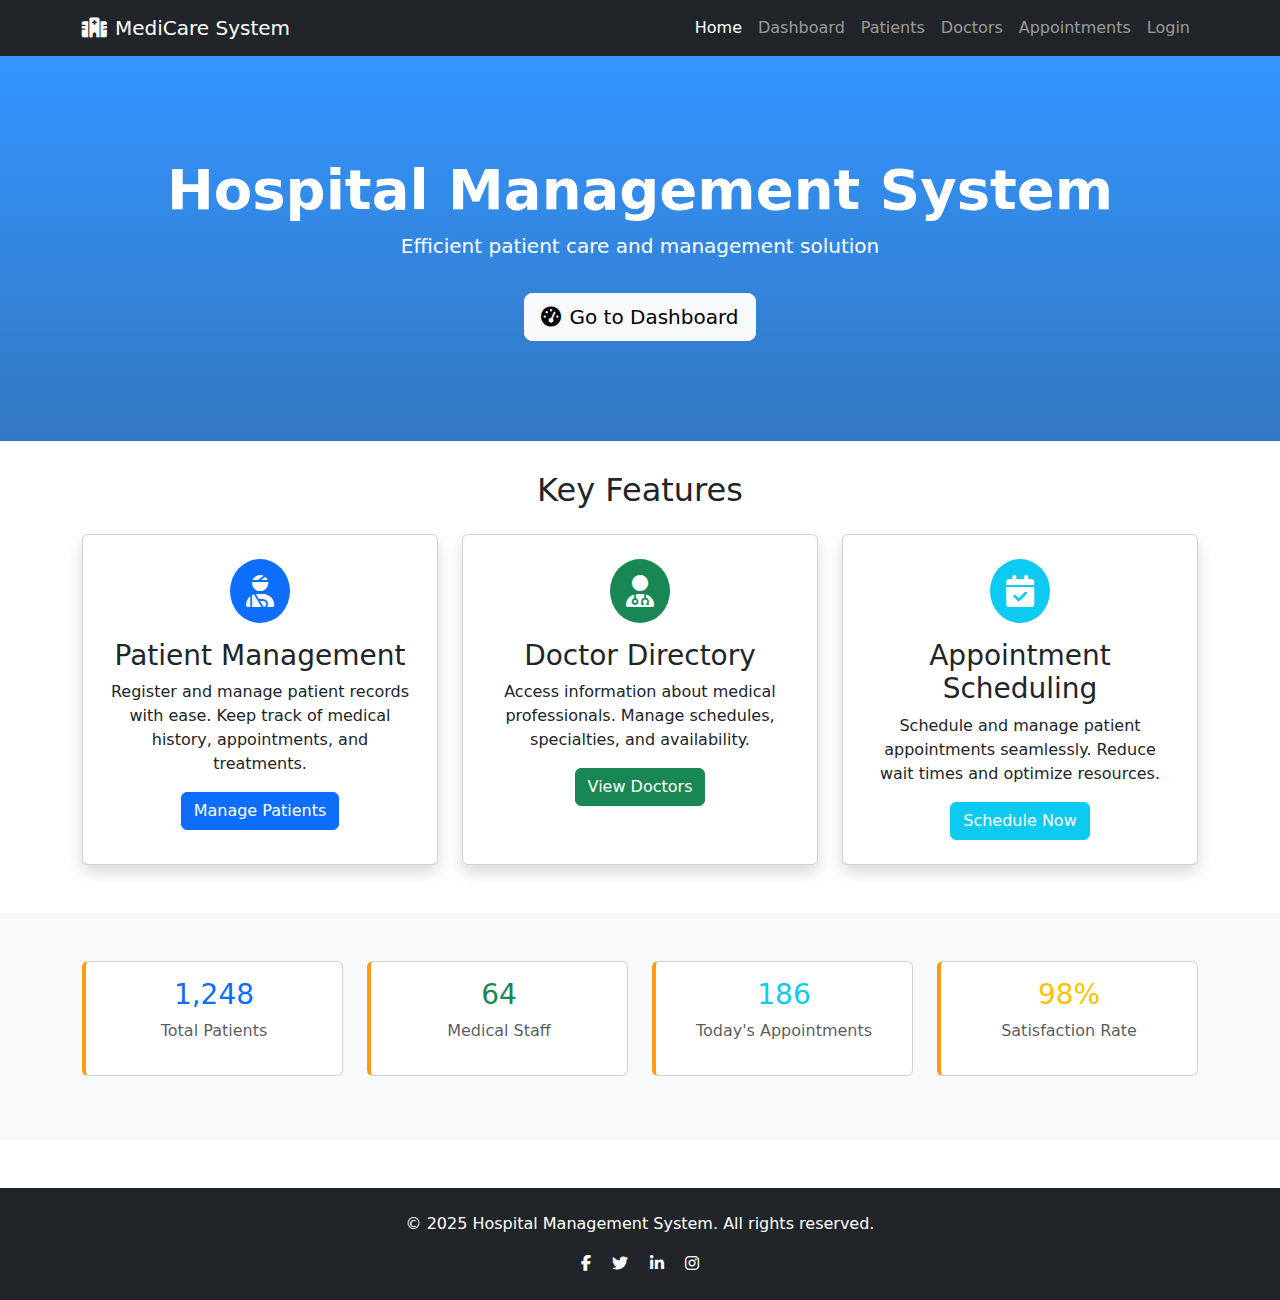
<file: src/main/resources/templates/index.html>
<!DOCTYPE html>
<html xmlns:th="http://www.thymeleaf.org">
<head>
    <meta charset="UTF-8">
    <meta name="viewport" content="width=device-width, initial-scale=1.0">
    <title>Hospital Management System</title>
    <link href="https://cdn.jsdelivr.net/npm/bootstrap@5.3.0/dist/css/bootstrap.min.css" rel="stylesheet">
    <link rel="stylesheet" href="https://cdnjs.cloudflare.com/ajax/libs/font-awesome/6.4.0/css/all.min.css">
    <style>
        .hero-section {
            background: linear-gradient(rgba(0, 123, 255, 0.8), rgba(0, 86, 179, 0.8)), url('https://img.freepik.com/premium-photo/group-indian-doctors-standing-with-hands-folded_1029679-7456.jpg?w=2000');
            background-size: cover;
            background-position: center;
            color: white;
            padding: 100px 0;
            margin-bottom: 30px;
        }

        .feature-card {
            transition: transform 0.3s;
            height: 100%;
        }

        .feature-card:hover {
            transform: translateY(-10px);
        }

        .stat-card {
           border-left: 4px solid #fd9c0d;
        }
    </style>
</head>
<body>
<!-- Navigation -->
<nav class="navbar navbar-expand-lg navbar-dark bg-dark">
    <div class="container">
        <a class="navbar-brand" href="#">
            <i class="fas fa-hospital me-2"></i>MediCare System
        </a>
        <button class="navbar-toggler" type="button" data-bs-toggle="collapse" data-bs-target="#navbarNav">
            <span class="navbar-toggler-icon"></span>
        </button>
        <div class="collapse navbar-collapse" id="navbarNav">
            <ul class="navbar-nav ms-auto">
                <li class="nav-item">
                    <a class="nav-link active" href="/">Home</a>
                </li>
                <li class="nav-item">
                    <a class="nav-link" href="/dashboard">Dashboard</a>
                </li>
                <li class="nav-item">
                    <a class="nav-link" href="/patients">Patients</a>
                </li>
                <li class="nav-item">
                    <a class="nav-link" href="/doctors">Doctors</a>
                </li>
                <li class="nav-item">
                    <a class="nav-link" href="/appointments">Appointments</a>
                </li>
                <li class="nav-item">
                    <a class="nav-link" href="/login">Login</a>
                </li>
            </ul>
        </div>
    </div>
</nav>

<!-- Hero Section -->
<div class="hero-section text-center">
    <div class="container">
        <h1 class="display-4 fw-bold">Hospital Management System</h1>
        <p class="lead">Efficient patient care and management solution</p>
        <a href="/dashboard" class="btn btn-light btn-lg mt-3">
            <i class="fas fa-tachometer-alt me-2"></i>Go to Dashboard
        </a>
    </div>
</div>

<!-- Features Section -->
<div class="container mb-5">
    <h2 class="text-center mb-4">Key Features</h2>
    <div class="row g-4">
        <div class="col-md-4">
            <div class="card feature-card shadow">
                <div class="card-body text-center p-4">
                    <div class="bg-primary rounded-circle d-inline-flex p-3 mb-3">
                        <i class="fas fa-user-injured fa-2x text-white"></i>
                    </div>
                    <h3 class="card-title">Patient Management</h3>
                    <p class="card-text">Register and manage patient records with ease. Keep track of medical history, appointments, and treatments.</p>
                    <a href="/patients" class="btn btn-primary">Manage Patients</a>
                </div>
            </div>
        </div>

        <div class="col-md-4">
            <div class="card feature-card shadow">
                <div class="card-body text-center p-4">
                    <div class="bg-success rounded-circle d-inline-flex p-3 mb-3">
                        <i class="fas fa-user-md fa-2x text-white"></i>
                    </div>
                    <h3 class="card-title">Doctor Directory</h3>
                    <p class="card-text">Access information about medical professionals. Manage schedules, specialties, and availability.</p>
                    <a href="/doctors" class="btn btn-success">View Doctors</a>
                </div>
            </div>
        </div>

        <div class="col-md-4">
            <div class="card feature-card shadow">
                <div class="card-body text-center p-4">
                    <div class="bg-info rounded-circle d-inline-flex p-3 mb-3">
                        <i class="fas fa-calendar-check fa-2x text-white"></i>
                    </div>
                    <h3 class="card-title">Appointment Scheduling</h3>
                    <p class="card-text">Schedule and manage patient appointments seamlessly. Reduce wait times and optimize resources.</p>
                    <a href="/appointments" class="btn btn-info text-white">Schedule Now</a>
                </div>
            </div>
        </div>
    </div>
</div>

<!-- Stats Section -->
<div class="bg-light py-5">
    <div class="container">
        <div class="row text-center">
            <div class="col-md-3">
                <div class="card stat-card mb-3">
                    <div class="card-body">
                        <h3 class="text-primary" th:text="${patientCount != null ? patientCount : '1,248'}">1,248</h3>
                        <p class="text-muted">Total Patients</p>
                    </div>
                </div>
            </div>
            <div class="col-md-3">
                <div class="card stat-card mb-3">
                    <div class="card-body">
                        <h3 class="text-success" th:text="${doctorCount != null ? doctorCount : '64'}">64</h3>
                        <p class="text-muted">Medical Staff</p>
                    </div>
                </div>
            </div>
            <div class="col-md-3">
                <div class="card stat-card mb-3">
                    <div class="card-body">
                        <h3 class="text-info" th:text="${appointmentCount != null ? appointmentCount : '186'}">186</h3>
                        <p class="text-muted">Today's Appointments</p>
                    </div>
                </div>
            </div>
            <div class="col-md-3">
                <div class="card stat-card mb-3">
                    <div class="card-body">
                        <h3 class="text-warning">98%</h3>
                        <p class="text-muted">Satisfaction Rate</p>
                    </div>
                </div>
            </div>
        </div>
    </div>
</div>

<!-- Footer -->
<footer class="bg-dark text-white py-4 mt-5">
    <div class="container text-center">
        <p>&copy; 2025 Hospital Management System. All rights reserved.</p>
        <div class="mt-2">
            <a href="#" class="text-white me-3"><i class="fab fa-facebook-f"></i></a>
            <a href="#" class="text-white me-3"><i class="fab fa-twitter"></i></a>
            <a href="#" class="text-white me-3"><i class="fab fa-linkedin-in"></i></a>
            <a href="#" class="text-white"><i class="fab fa-instagram"></i></a>
        </div>
    </div>
</footer>

<script src="https://cdn.jsdelivr.net/npm/bootstrap@5.3.0/dist/js/bootstrap.bundle.min.js"></script>
</body>
</html>
</file>
